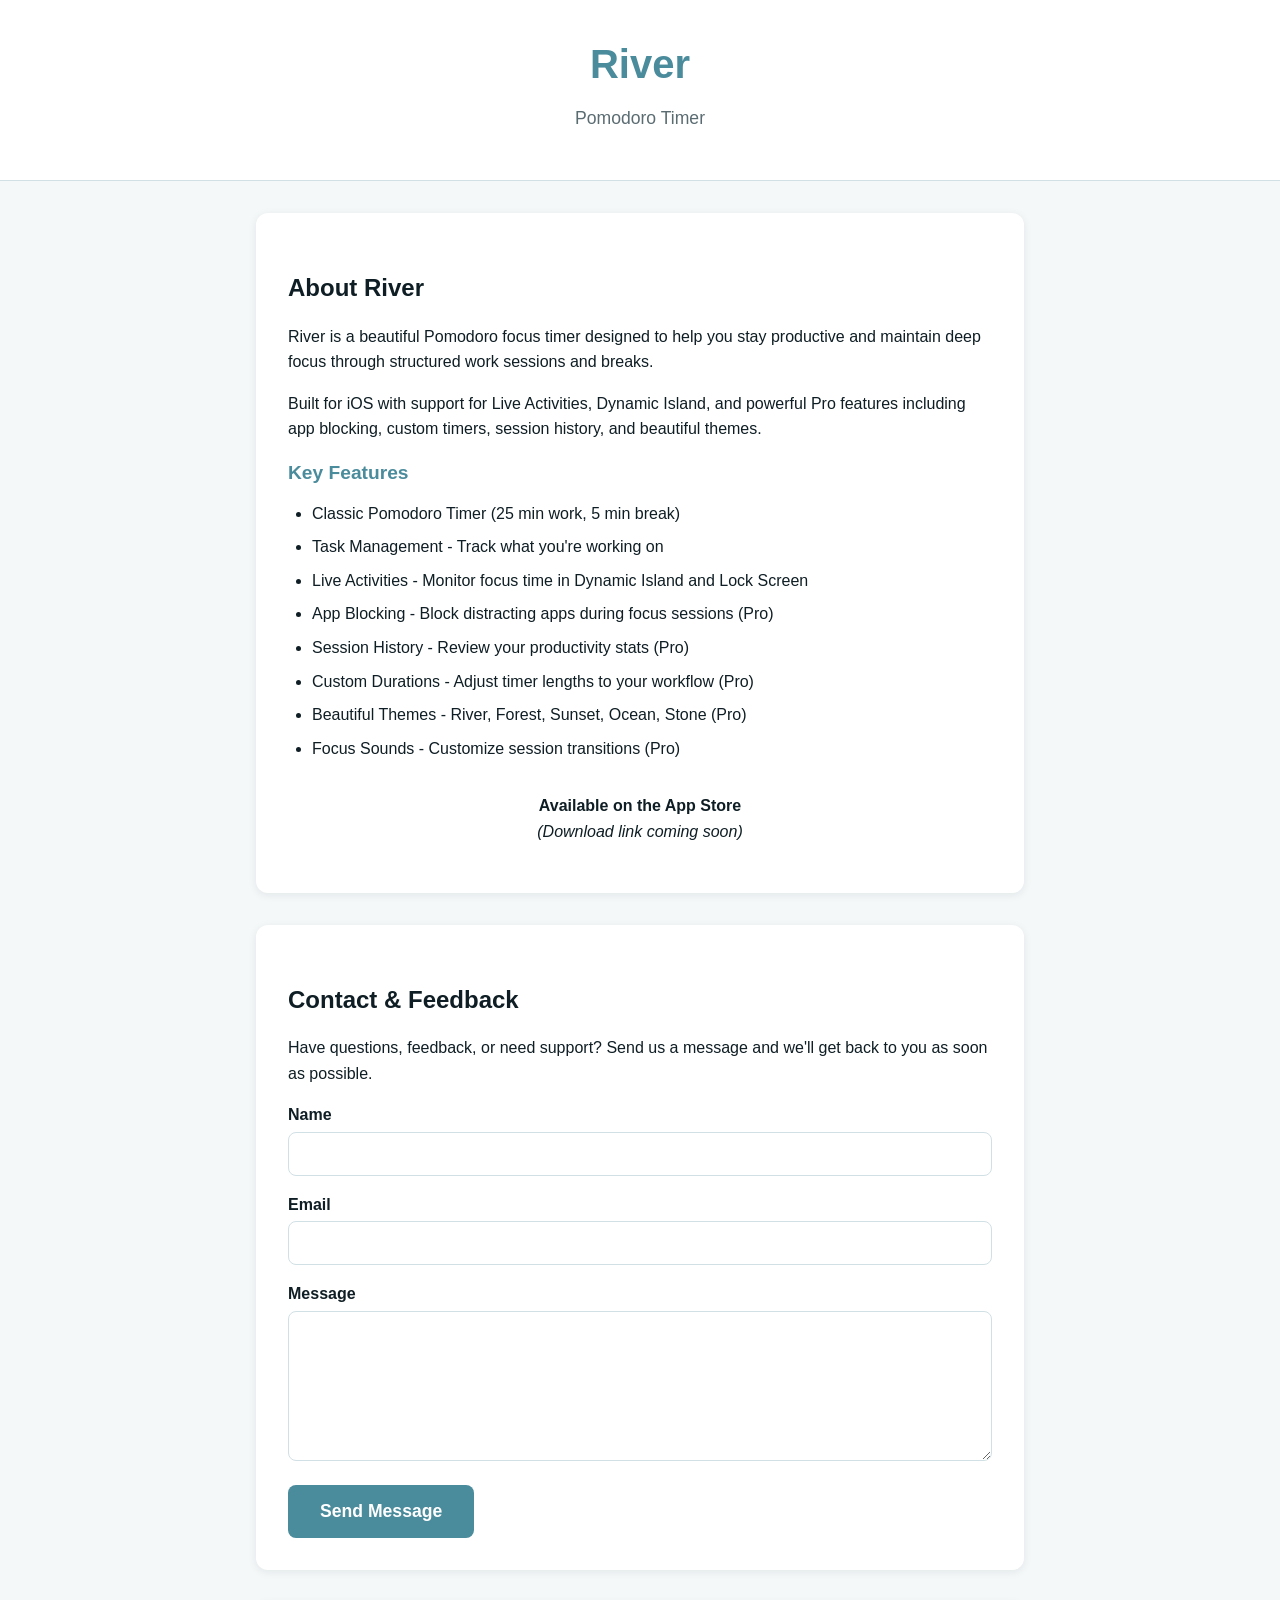
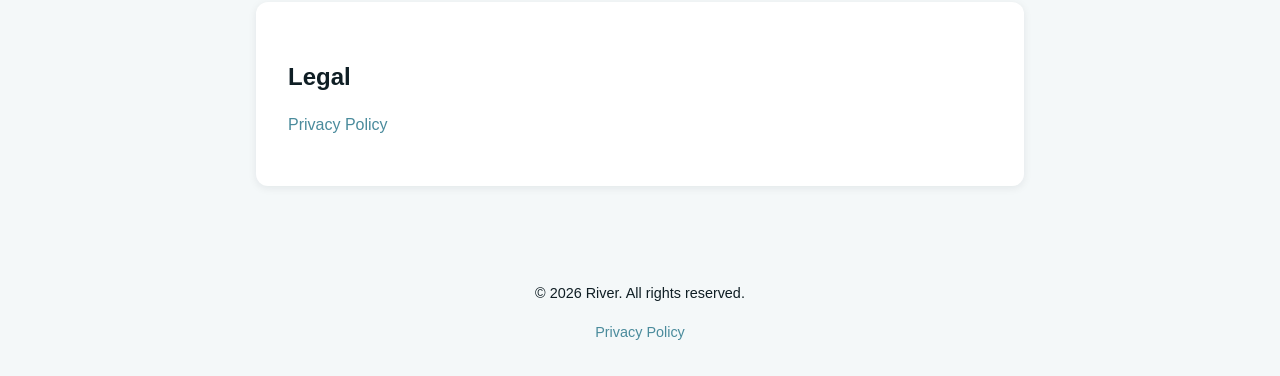
<file: docs/index.html>
<!DOCTYPE html>
<html lang="en">
<head>
  <meta charset="UTF-8">
  <meta name="viewport" content="width=device-width, initial-scale=1.0">
  <title>River - Pomodoro Timer</title>
  <meta name="description" content="River is a beautiful Pomodoro focus timer for iOS. Stay productive with structured work sessions and breaks.">
  <link rel="stylesheet" href="style.css">
</head>
<body>
  <header>
    <h1 class="logo">River</h1>
    <p class="tagline">Pomodoro Timer</p>
  </header>

  <div class="container">
    <section>
      <h2>About River</h2>
      <p>
        River is a beautiful Pomodoro focus timer designed to help you stay productive and maintain deep focus
        through structured work sessions and breaks.
      </p>
      <p>
        Built for iOS with support for Live Activities, Dynamic Island, and powerful Pro features including
        app blocking, custom timers, session history, and beautiful themes.
      </p>

      <h3>Key Features</h3>
      <ul>
        <li>Classic Pomodoro Timer (25 min work, 5 min break)</li>
        <li>Task Management - Track what you're working on</li>
        <li>Live Activities - Monitor focus time in Dynamic Island and Lock Screen</li>
        <li>App Blocking - Block distracting apps during focus sessions (Pro)</li>
        <li>Session History - Review your productivity stats (Pro)</li>
        <li>Custom Durations - Adjust timer lengths to your workflow (Pro)</li>
        <li>Beautiful Themes - River, Forest, Sunset, Ocean, Stone (Pro)</li>
        <li>Focus Sounds - Customize session transitions (Pro)</li>
      </ul>

      <p style="text-align: center; margin-top: 2rem;">
        <strong>Available on the App Store</strong><br>
        <em>(Download link coming soon)</em>
      </p>
    </section>

    <section>
      <h2>Contact & Feedback</h2>
      <p>
        Have questions, feedback, or need support? Send us a message and we'll get back to you as soon as possible.
      </p>

      <form action="https://formspree.io/f/xreyznwv" method="POST">
        <div>
          <label for="name">Name</label>
          <input type="text" id="name" name="name" required>
        </div>

        <div>
          <label for="email">Email</label>
          <input type="email" id="email" name="_replyto" required>
        </div>

        <div>
          <label for="message">Message</label>
          <textarea id="message" name="message" required></textarea>
        </div>

        <!-- Hidden field to redirect to thank you page after submission -->
        <input type="hidden" name="_next" value="thanks.html">

        <!-- Optional: Customize the subject line -->
        <input type="hidden" name="_subject" value="New contact from River website">

        <button type="submit">Send Message</button>
      </form>
    </section>

    <section>
      <h2>Legal</h2>
      <p>
        <a href="privacy.html">Privacy Policy</a>
      </p>
    </section>
  </div>

  <footer>
    <p>&copy; 2026 River. All rights reserved.</p>
    <div class="nav-links">
      <a href="privacy.html">Privacy Policy</a>
    </div>
  </footer>
</body>
</html>
</file>
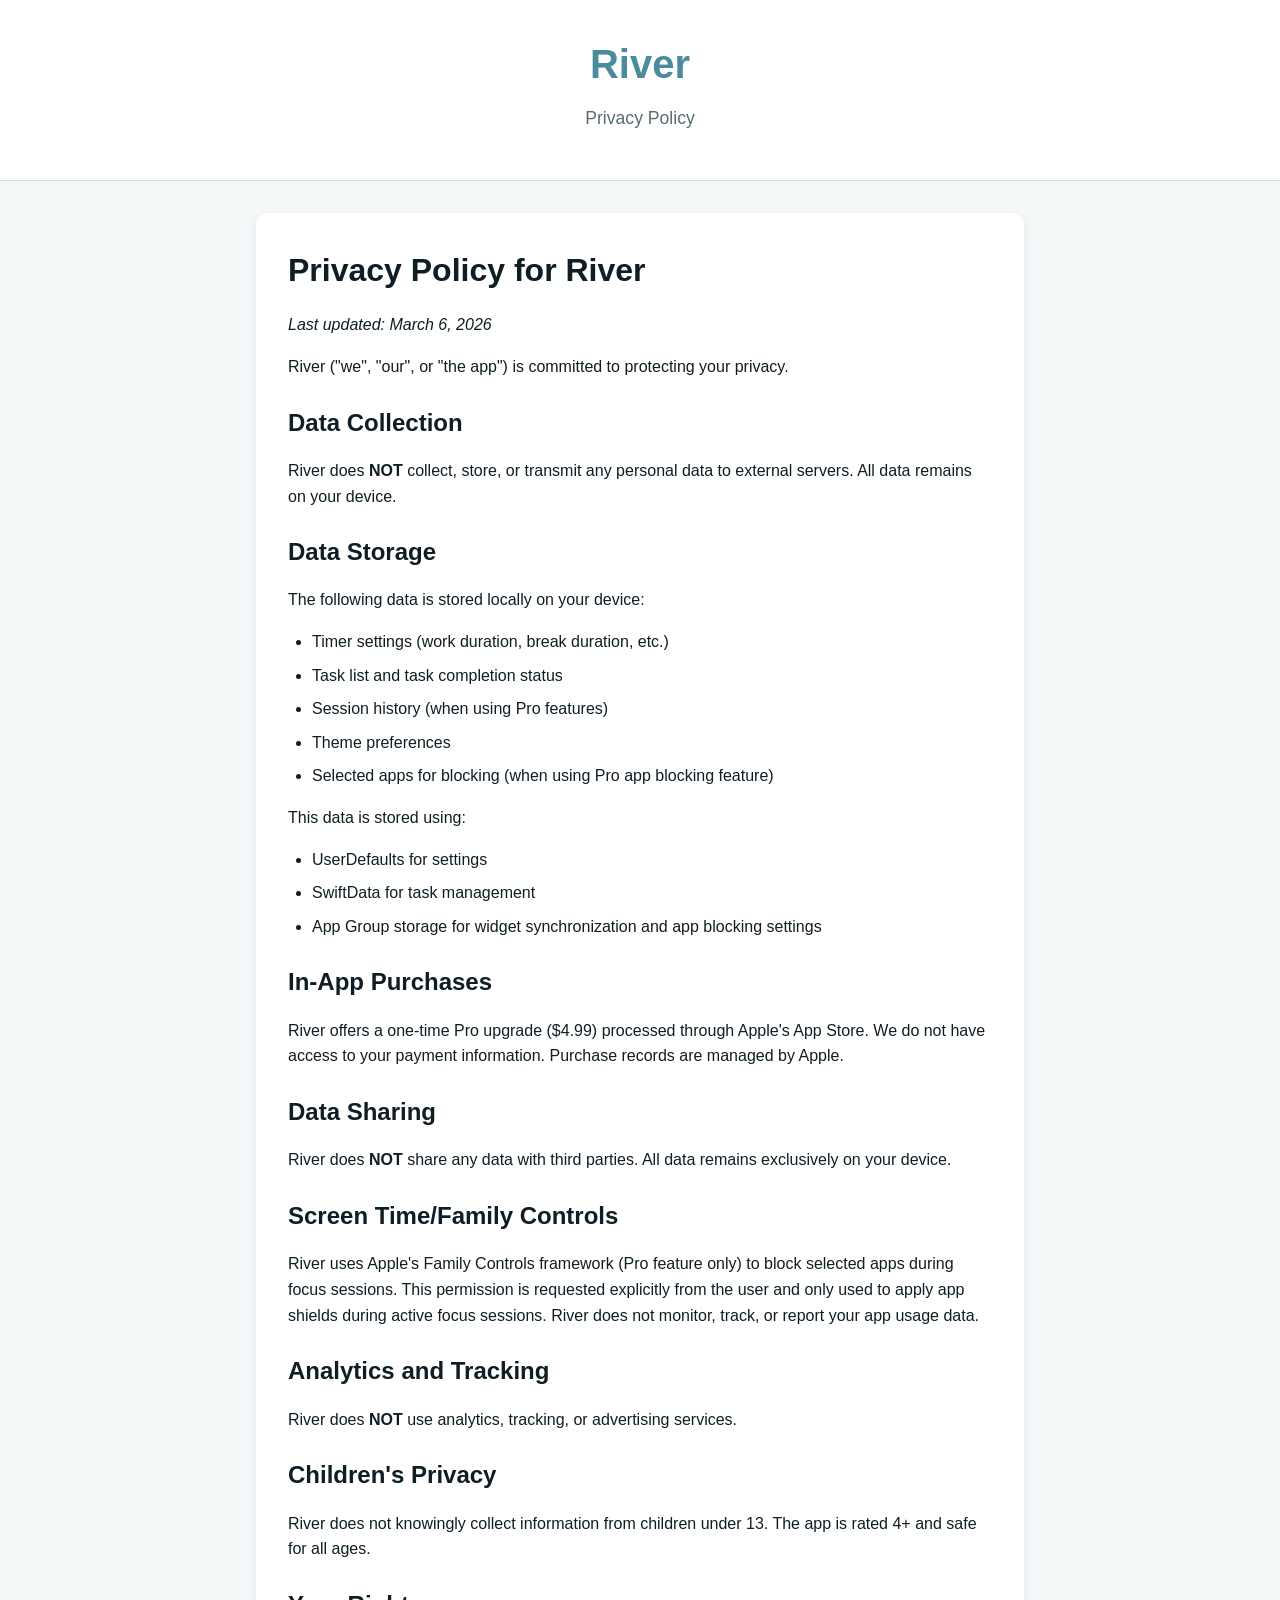
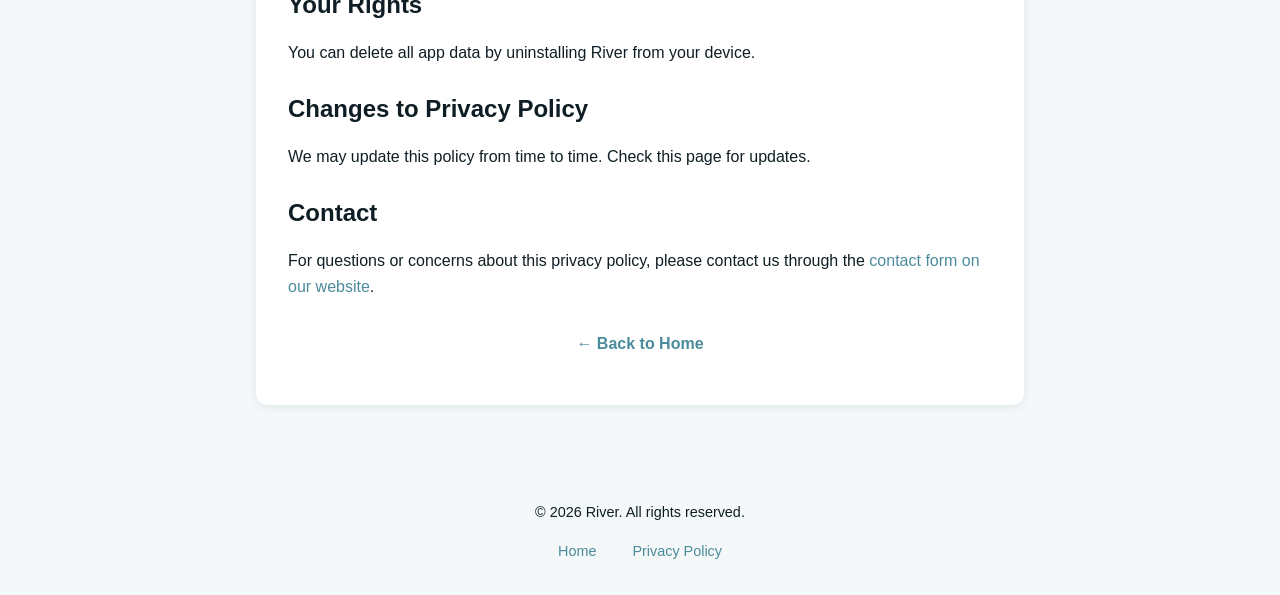
<file: docs/privacy.html>
<!DOCTYPE html>
<html lang="en">
<head>
  <meta charset="UTF-8">
  <meta name="viewport" content="width=device-width, initial-scale=1.0">
  <title>Privacy Policy - River</title>
  <meta name="description" content="Privacy Policy for River - Pomodoro Timer">
  <link rel="stylesheet" href="style.css">
</head>
<body>
  <header>
    <h1 class="logo">River</h1>
    <p class="tagline">Privacy Policy</p>
  </header>

  <div class="container">
    <section>
      <h1>Privacy Policy for River</h1>
      <p><em>Last updated: March 6, 2026</em></p>

      <p>
        River ("we", "our", or "the app") is committed to protecting your privacy.
      </p>

      <h2>Data Collection</h2>
      <p>
        River does <strong>NOT</strong> collect, store, or transmit any personal data to external servers.
        All data remains on your device.
      </p>

      <h2>Data Storage</h2>
      <p>The following data is stored locally on your device:</p>
      <ul>
        <li>Timer settings (work duration, break duration, etc.)</li>
        <li>Task list and task completion status</li>
        <li>Session history (when using Pro features)</li>
        <li>Theme preferences</li>
        <li>Selected apps for blocking (when using Pro app blocking feature)</li>
      </ul>

      <p>This data is stored using:</p>
      <ul>
        <li>UserDefaults for settings</li>
        <li>SwiftData for task management</li>
        <li>App Group storage for widget synchronization and app blocking settings</li>
      </ul>

      <h2>In-App Purchases</h2>
      <p>
        River offers a one-time Pro upgrade ($4.99) processed through Apple's App Store.
        We do not have access to your payment information. Purchase records are managed by Apple.
      </p>

      <h2>Data Sharing</h2>
      <p>
        River does <strong>NOT</strong> share any data with third parties. All data remains exclusively on your device.
      </p>

      <h2>Screen Time/Family Controls</h2>
      <p>
        River uses Apple's Family Controls framework (Pro feature only) to block selected apps during focus sessions.
        This permission is requested explicitly from the user and only used to apply app shields during active focus sessions.
        River does not monitor, track, or report your app usage data.
      </p>

      <h2>Analytics and Tracking</h2>
      <p>
        River does <strong>NOT</strong> use analytics, tracking, or advertising services.
      </p>

      <h2>Children's Privacy</h2>
      <p>
        River does not knowingly collect information from children under 13. The app is rated 4+ and safe for all ages.
      </p>

      <h2>Your Rights</h2>
      <p>
        You can delete all app data by uninstalling River from your device.
      </p>

      <h2>Changes to Privacy Policy</h2>
      <p>
        We may update this policy from time to time. Check this page for updates.
      </p>

      <h2>Contact</h2>
      <p>
        For questions or concerns about this privacy policy, please contact us through the
        <a href="index.html">contact form on our website</a>.
      </p>

      <p style="text-align: center; margin-top: 2rem;">
        <a href="index.html" style="font-weight: 600;">← Back to Home</a>
      </p>
    </section>
  </div>

  <footer>
    <p>&copy; 2026 River. All rights reserved.</p>
    <div class="nav-links">
      <a href="index.html">Home</a>
      <a href="privacy.html">Privacy Policy</a>
    </div>
  </footer>
</body>
</html>
</file>
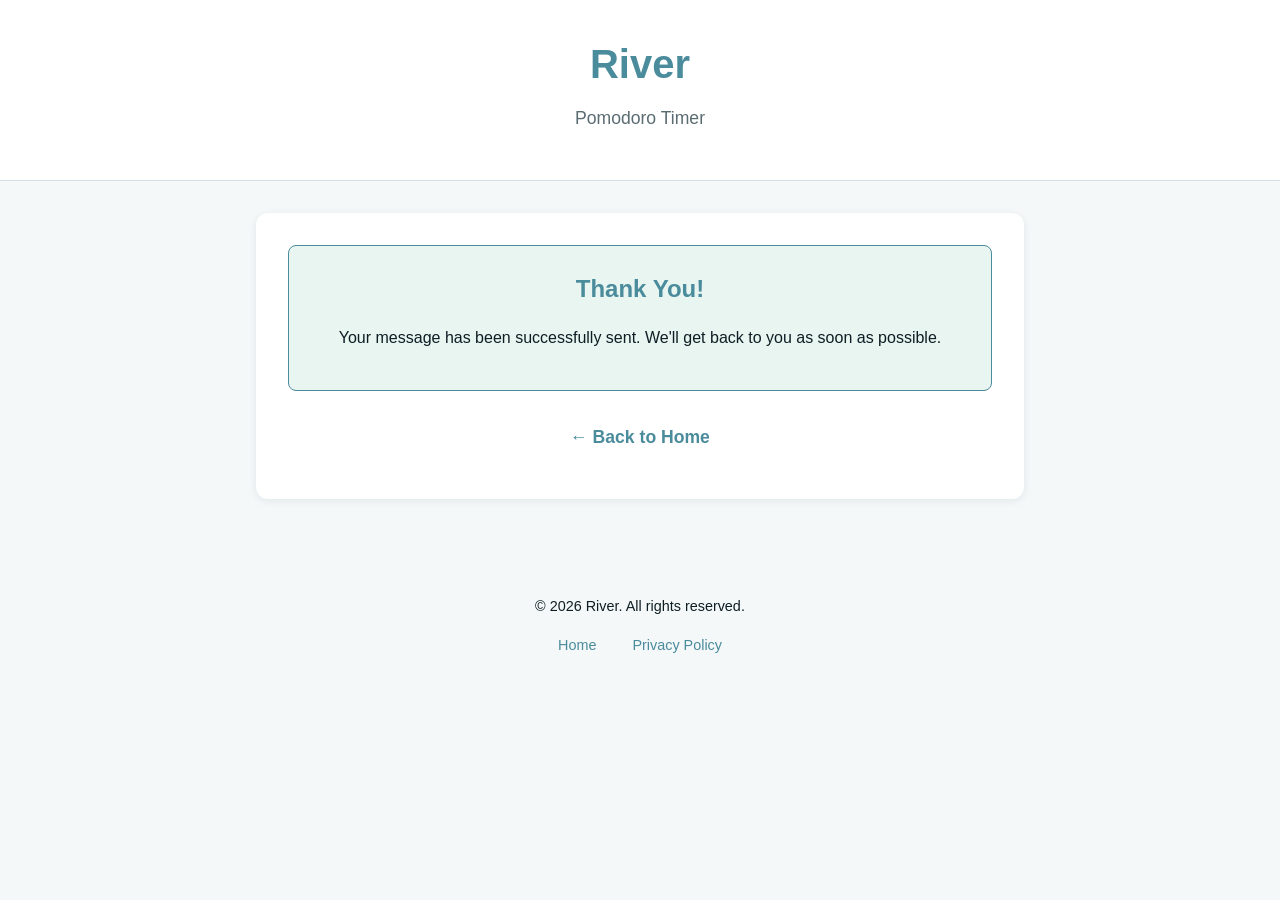
<file: docs/thanks.html>
<!DOCTYPE html>
<html lang="en">
<head>
  <meta charset="UTF-8">
  <meta name="viewport" content="width=device-width, initial-scale=1.0">
  <title>Thank You - River</title>
  <meta name="description" content="Thank you for contacting River.">
  <link rel="stylesheet" href="style.css">
</head>
<body>
  <header>
    <h1 class="logo">River</h1>
    <p class="tagline">Pomodoro Timer</p>
  </header>

  <div class="container">
    <section>
      <div class="success-message">
        <h2>Thank You!</h2>
        <p>Your message has been successfully sent. We'll get back to you as soon as possible.</p>
      </div>

      <p style="text-align: center;">
        <a href="index.html" style="font-weight: 600; font-size: 1.1rem;">← Back to Home</a>
      </p>
    </section>
  </div>

  <footer>
    <p>&copy; 2026 River. All rights reserved.</p>
    <div class="nav-links">
      <a href="index.html">Home</a>
      <a href="privacy.html">Privacy Policy</a>
    </div>
  </footer>
</body>
</html>
</file>
<file: docs/style.css>
/* River - GitHub Pages Stylesheet */

:root {
  --river-teal: #4A8B9C;
  --river-teal-dark: #3a7080;
  --light-bg: #F4F8F9;
  --dark-text: #0F1E24;
  --medium-text: #5A6C72;
  --border-color: #D1E0E5;
  --white: #ffffff;
}

* {
  margin: 0;
  padding: 0;
  box-sizing: border-box;
}

body {
  font-family: -apple-system, BlinkMacSystemFont, 'Segoe UI', 'Helvetica Neue', Arial, sans-serif;
  background-color: var(--light-bg);
  color: var(--dark-text);
  line-height: 1.6;
  padding: 0;
  margin: 0;
}

/* Header */
header {
  background-color: var(--white);
  border-bottom: 1px solid var(--border-color);
  padding: 2rem 1rem;
  text-align: center;
}

.logo {
  font-size: 2.5rem;
  font-weight: 700;
  color: var(--river-teal);
  margin-bottom: 0.5rem;
}

.tagline {
  font-size: 1.1rem;
  color: var(--medium-text);
  font-weight: 400;
}

/* Main Container */
.container {
  max-width: 800px;
  margin: 0 auto;
  padding: 2rem 1rem;
}

/* Content Sections */
section {
  background-color: var(--white);
  border-radius: 12px;
  padding: 2rem;
  margin-bottom: 2rem;
  box-shadow: 0 2px 8px rgba(15, 30, 36, 0.08);
}

h1 {
  font-size: 2rem;
  color: var(--dark-text);
  margin-bottom: 1rem;
}

h2 {
  font-size: 1.5rem;
  color: var(--dark-text);
  margin-bottom: 1rem;
  margin-top: 1.5rem;
}

h3 {
  font-size: 1.2rem;
  color: var(--river-teal);
  margin-bottom: 0.75rem;
  margin-top: 1rem;
}

p {
  margin-bottom: 1rem;
  color: var(--dark-text);
}

ul {
  margin-left: 1.5rem;
  margin-bottom: 1rem;
}

li {
  margin-bottom: 0.5rem;
  color: var(--dark-text);
}

a {
  color: var(--river-teal);
  text-decoration: none;
  transition: color 0.2s;
}

a:hover {
  color: var(--river-teal-dark);
  text-decoration: underline;
}

/* Form Styling */
form {
  display: flex;
  flex-direction: column;
  gap: 1rem;
}

label {
  font-weight: 600;
  color: var(--dark-text);
  margin-bottom: 0.25rem;
  display: block;
}

input[type="text"],
input[type="email"],
textarea {
  width: 100%;
  padding: 0.75rem;
  border: 1px solid var(--border-color);
  border-radius: 8px;
  font-size: 1rem;
  font-family: inherit;
  background-color: var(--white);
  transition: border-color 0.2s;
}

input[type="text"]:focus,
input[type="email"]:focus,
textarea:focus {
  outline: none;
  border-color: var(--river-teal);
}

textarea {
  min-height: 150px;
  resize: vertical;
}

button[type="submit"] {
  background-color: var(--river-teal);
  color: var(--white);
  border: none;
  padding: 1rem 2rem;
  font-size: 1.1rem;
  font-weight: 600;
  border-radius: 8px;
  cursor: pointer;
  transition: background-color 0.2s;
  align-self: flex-start;
}

button[type="submit"]:hover {
  background-color: var(--river-teal-dark);
}

button[type="submit"]:active {
  transform: translateY(1px);
}

/* Footer */
footer {
  text-align: center;
  padding: 2rem 1rem;
  color: var(--medium-text);
  font-size: 0.9rem;
}

footer a {
  color: var(--river-teal);
  margin: 0 0.5rem;
}

/* Success/Thank You Message */
.success-message {
  background-color: #E8F5F1;
  border: 1px solid var(--river-teal);
  border-radius: 8px;
  padding: 1.5rem;
  margin-bottom: 2rem;
  text-align: center;
}

.success-message h2 {
  color: var(--river-teal);
  margin-top: 0;
}

/* Navigation Links */
.nav-links {
  text-align: center;
  margin-top: 1rem;
}

.nav-links a {
  margin: 0 1rem;
  font-weight: 500;
}

/* Mobile Responsive */
@media (max-width: 600px) {
  .logo {
    font-size: 2rem;
  }

  .tagline {
    font-size: 1rem;
  }

  h1 {
    font-size: 1.5rem;
  }

  h2 {
    font-size: 1.25rem;
  }

  section {
    padding: 1.5rem;
  }

  .container {
    padding: 1rem;
  }

  button[type="submit"] {
    width: 100%;
  }
}
</file>
